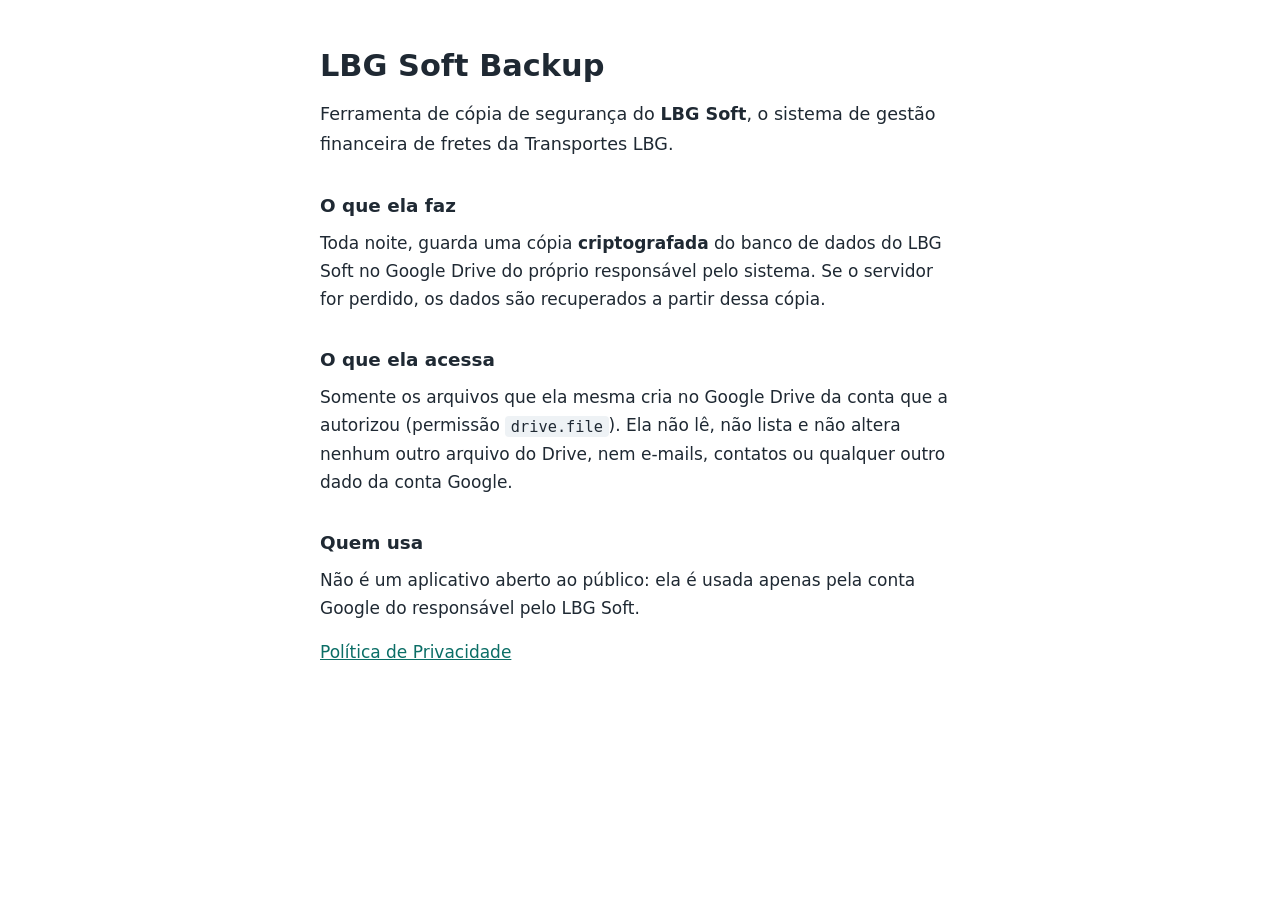
<file: index.html>
<!doctype html>
<html lang="pt-BR">
<head>
  <meta charset="utf-8">
  <meta name="viewport" content="width=device-width, initial-scale=1">
  <title>LBG Soft Backup</title>
  <meta name="description" content="Cópia de segurança do LBG Soft no Google Drive do próprio responsável pelo sistema.">
  <link rel="stylesheet" href="estilo.css">
</head>
<body>
  <main>
    <h1>LBG Soft Backup</h1>
    <p class="destaque">
      Ferramenta de cópia de segurança do <strong>LBG Soft</strong>, o sistema de
      gestão financeira de fretes da Transportes LBG.
    </p>

    <h2>O que ela faz</h2>
    <p>
      Toda noite, guarda uma cópia <strong>criptografada</strong> do banco de dados
      do LBG Soft no Google Drive do próprio responsável pelo sistema. Se o
      servidor for perdido, os dados são recuperados a partir dessa cópia.
    </p>

    <h2>O que ela acessa</h2>
    <p>
      Somente os arquivos que ela mesma cria no Google Drive da conta que a
      autorizou (permissão <code>drive.file</code>). Ela não lê, não lista e não
      altera nenhum outro arquivo do Drive, nem e-mails, contatos ou qualquer
      outro dado da conta Google.
    </p>

    <h2>Quem usa</h2>
    <p>
      Não é um aplicativo aberto ao público: ela é usada apenas pela conta
      Google do responsável pelo LBG Soft.
    </p>

    <p><a href="privacidade.html">Política de Privacidade</a></p>
  </main>
</body>
</html>
</file>
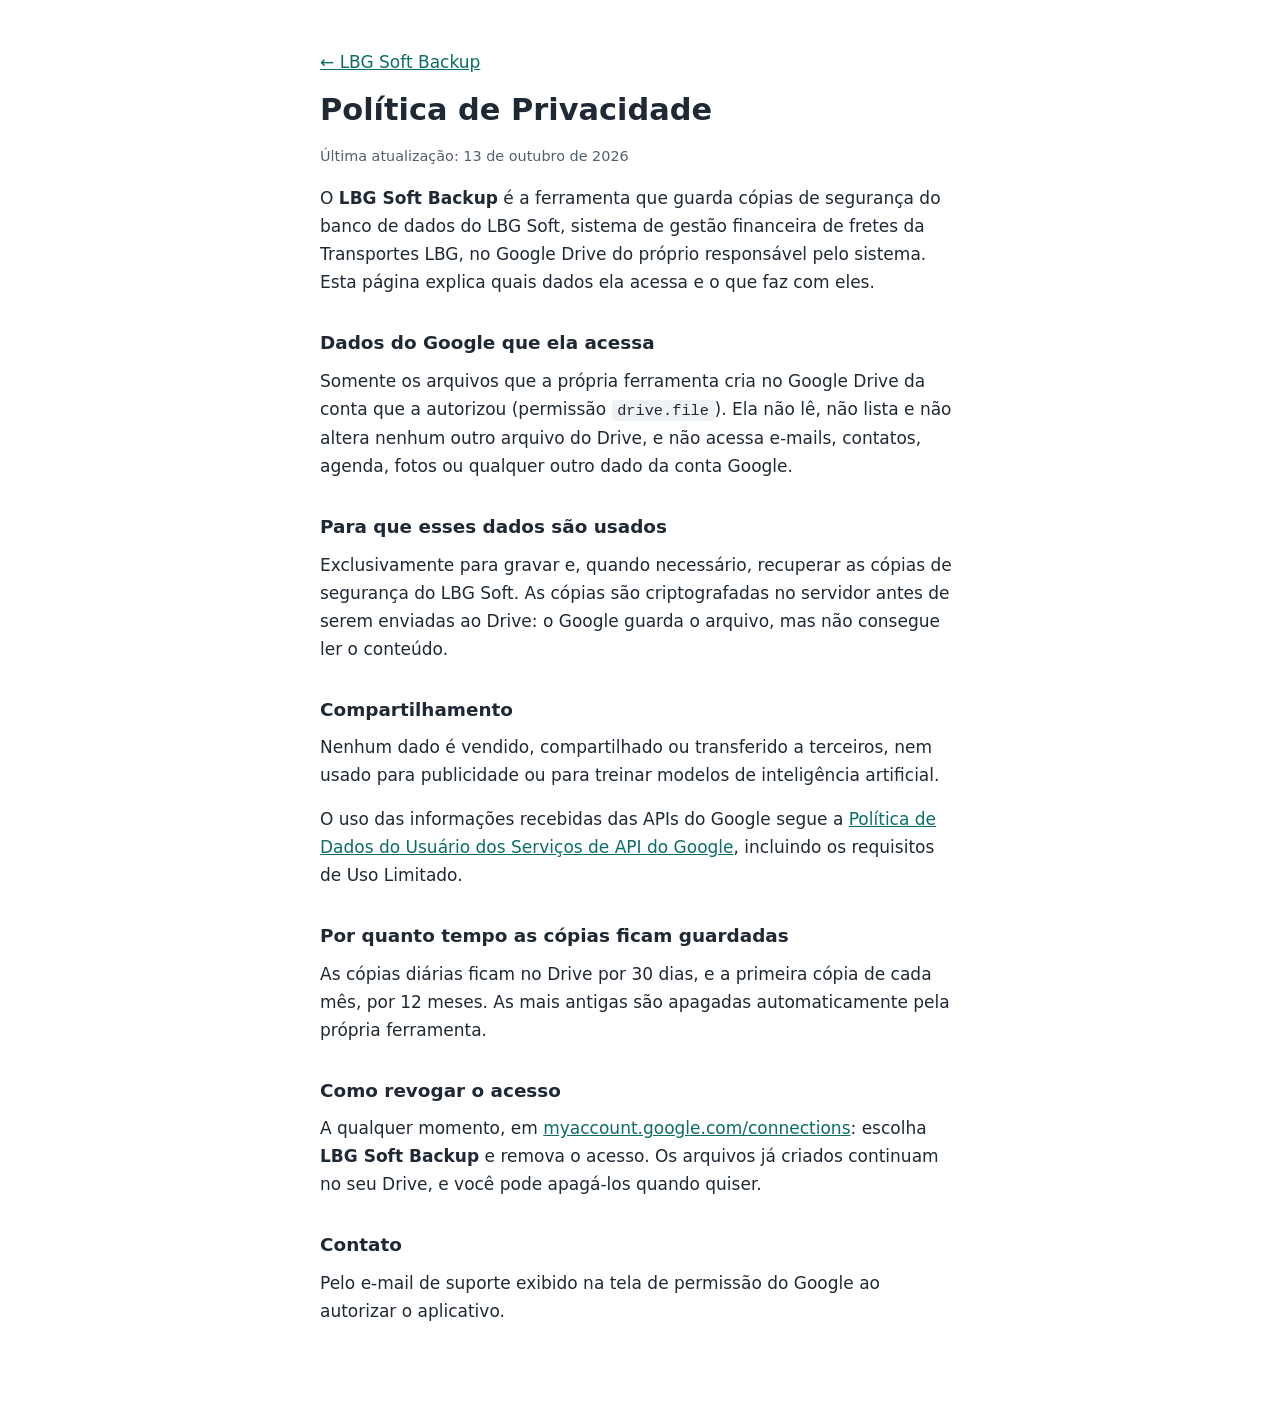
<file: privacidade.html>
<!doctype html>
<html lang="pt-BR">
<head>
  <meta charset="utf-8">
  <meta name="viewport" content="width=device-width, initial-scale=1">
  <title>Política de Privacidade · LBG Soft Backup</title>
  <link rel="stylesheet" href="estilo.css">
</head>
<body>
  <main>
    <p><a href="./">← LBG Soft Backup</a></p>
    <h1>Política de Privacidade</h1>
    <p class="data">Última atualização: 13 de outubro de 2026</p>

    <p>
      O <strong>LBG Soft Backup</strong> é a ferramenta que guarda cópias de
      segurança do banco de dados do LBG Soft, sistema de gestão financeira de
      fretes da Transportes LBG, no Google Drive do próprio responsável pelo
      sistema. Esta página explica quais dados ela acessa e o que faz com eles.
    </p>

    <h2>Dados do Google que ela acessa</h2>
    <p>
      Somente os arquivos que a própria ferramenta cria no Google Drive da conta
      que a autorizou (permissão <code>drive.file</code>). Ela não lê, não lista
      e não altera nenhum outro arquivo do Drive, e não acessa e-mails,
      contatos, agenda, fotos ou qualquer outro dado da conta Google.
    </p>

    <h2>Para que esses dados são usados</h2>
    <p>
      Exclusivamente para gravar e, quando necessário, recuperar as cópias de
      segurança do LBG Soft. As cópias são criptografadas no servidor antes de
      serem enviadas ao Drive: o Google guarda o arquivo, mas não consegue ler o
      conteúdo.
    </p>

    <h2>Compartilhamento</h2>
    <p>
      Nenhum dado é vendido, compartilhado ou transferido a terceiros, nem
      usado para publicidade ou para treinar modelos de inteligência
      artificial.
    </p>
    <p>
      O uso das informações recebidas das APIs do Google segue a
      <a href="https://developers.google.com/terms/api-services-user-data-policy">Política de
      Dados do Usuário dos Serviços de API do Google</a>, incluindo os
      requisitos de Uso Limitado.
    </p>

    <h2>Por quanto tempo as cópias ficam guardadas</h2>
    <p>
      As cópias diárias ficam no Drive por 30 dias, e a primeira cópia de cada
      mês, por 12 meses. As mais antigas são apagadas automaticamente pela
      própria ferramenta.
    </p>

    <h2>Como revogar o acesso</h2>
    <p>
      A qualquer momento, em
      <a href="https://myaccount.google.com/connections">myaccount.google.com/connections</a>:
      escolha <strong>LBG Soft Backup</strong> e remova o acesso. Os arquivos já
      criados continuam no seu Drive, e você pode apagá-los quando quiser.
    </p>

    <h2>Contato</h2>
    <p>
      Pelo e-mail de suporte exibido na tela de permissão do Google ao autorizar
      o aplicativo.
    </p>
  </main>
</body>
</html>
</file>
<file: estilo.css>
:root {
  --fundo: #ffffff;
  --texto: #1f2933;
  --suave: #52606d;
  --link: #0b6e66;
  --codigo: #eef2f5;
  color-scheme: light dark;
}

@media (prefers-color-scheme: dark) {
  :root {
    --fundo: #0d1117;
    --texto: #e6edf3;
    --suave: #9aa7b4;
    --link: #4fd1c5;
    --codigo: #1b2430;
  }
}

* {
  box-sizing: border-box;
}

body {
  margin: 0;
  background: var(--fundo);
  color: var(--texto);
  font: 17px/1.65 system-ui, -apple-system, "Segoe UI", Roboto, sans-serif;
}

main {
  max-width: 42rem;
  margin: 0 auto;
  padding: 3rem 1rem 4rem;
}

h1 {
  font-size: 1.9rem;
  line-height: 1.2;
  margin: 0 0 1rem;
}

h2 {
  font-size: 1.15rem;
  margin: 2rem 0 0.5rem;
}

p {
  margin: 0 0 1rem;
}

.destaque {
  font-size: 1.1rem;
}

.data {
  color: var(--suave);
  font-size: 0.9rem;
}

a {
  color: var(--link);
}

code {
  background: var(--codigo);
  padding: 0.1rem 0.35rem;
  border-radius: 4px;
  font-size: 0.9em;
}
</file>
